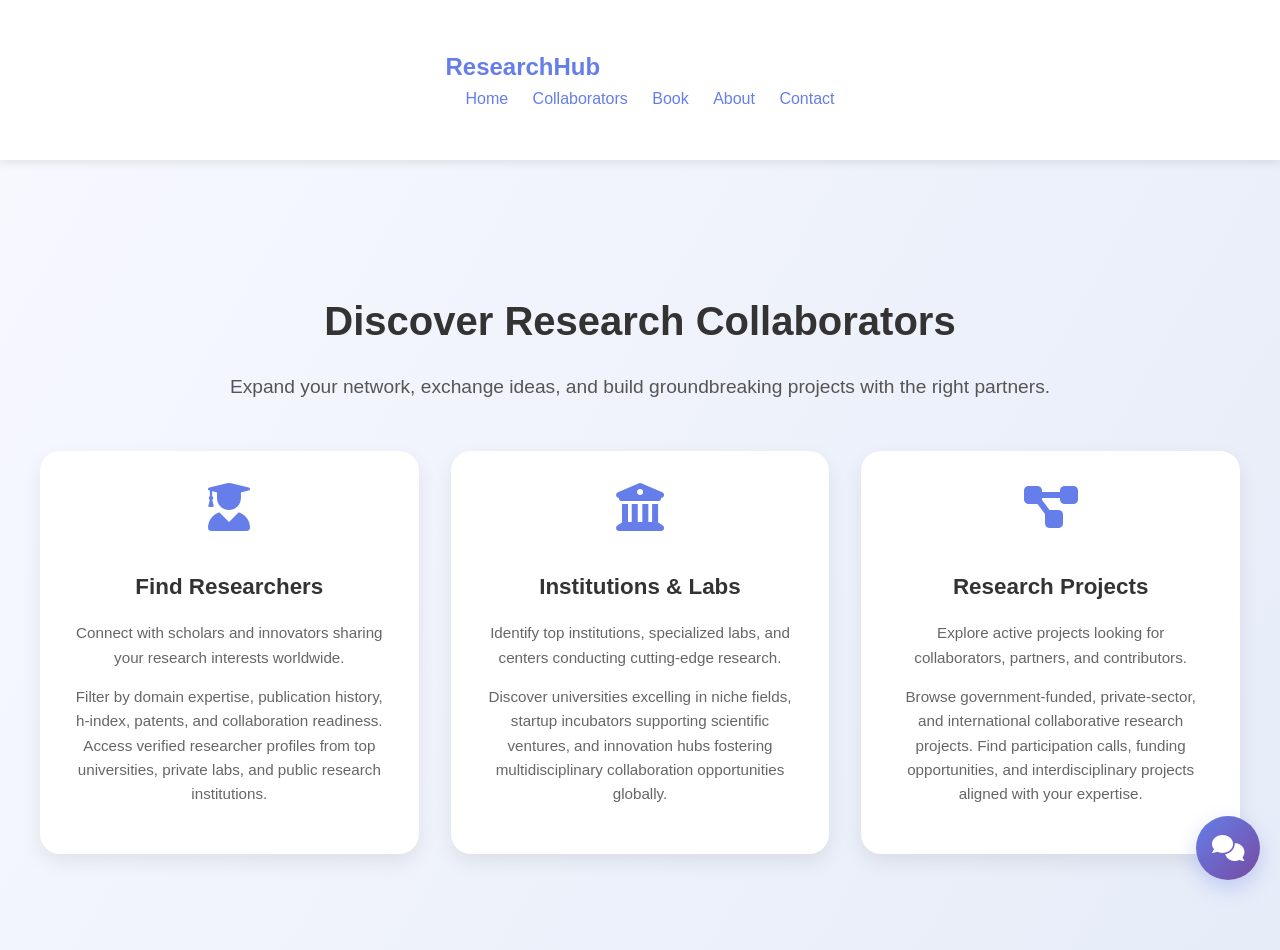
<file: index.html>
<!DOCTYPE html>
<html lang="en">
<head>
  <meta charset="UTF-8" />
  <meta name="viewport" content="width=device-width, initial-scale=1.0"/>
  <title>AI Cultural Etiquette Guide</title>
  <link rel="stylesheet" href="styles1.css"/>
  <link
    rel="stylesheet"
    href="https://cdnjs.cloudflare.com/ajax/libs/font-awesome/6.0.0-beta3/css/all.min.css"
  />
  <style>
    /* Improved Chatbot CSS */
    .chat-wrapper {
        position: fixed;
        bottom: 90px;
        right: 20px;
        z-index: 1000;
        display: none;
        width: 380px;
        font-family: 'Segoe UI', sans-serif;
    }

    .chat-container {
        background: #ffffff;
        border-radius: 20px;
        box-shadow: 0 12px 24px rgba(0, 0, 0, 0.2);
        overflow: hidden;
        transform: translateY(20px);
        transition: all 0.3s cubic-bezier(0.4, 0, 0.2, 1);
    }

    .chat-header {
        background: linear-gradient(135deg, #667eea 0%, #764ba2 100%);
        color: white;
        padding: 1.5rem;
        position: relative;
    }

    .chat-header h1 {
        margin: 0;
        font-size: 1.4rem;
        font-weight: 600;
        letter-spacing: -0.5px;
    }

    .chat-header p {
        margin: 8px 0 0;
        font-size: 0.9rem;
        opacity: 0.9;
    }

    .chat-messages {
        height: 400px;
        overflow-y: auto;
        padding: 1.5rem;
        background: #f8f9ff;
        scrollbar-width: thin;
        scrollbar-color: #667eea transparent;
    }

    .chat-messages::-webkit-scrollbar {
        width: 6px;
    }

    .chat-messages::-webkit-scrollbar-thumb {
        background-color: #667eea;
        border-radius: 3px;
    }

    .message {
        margin: 15px 0;
        display: flex;
        animation: messageAppear 0.3s ease-out;
    }

    @keyframes messageAppear {
        from {
            opacity: 0;
            transform: translateY(10px);
        }
        to {
            opacity: 1;
            transform: translateY(0);
        }
    }

    .bot-message {
        justify-content: flex-start;
    }

    .user-message {
        justify-content: flex-end;
    }

    .message-content {
        max-width: 80%;
        padding: 1rem 1.2rem;
        border-radius: 15px;
        line-height: 1.5;
        font-size: 0.95rem;
        position: relative;
    }

    .bot-message .message-content {
        background: #ffffff;
        border: 1px solid #e6ecf8;
        box-shadow: 0 4px 6px rgba(0, 0, 0, 0.05);
        border-radius: 15px 15px 15px 4px;
    }

    .user-message .message-content {
        background: linear-gradient(135deg, #667eea, #764ba2);
        color: white;
        border-radius: 15px 15px 4px 15px;
        box-shadow: 0 4px 6px rgba(0, 0, 0, 0.1);
    }

    .chat-input {
        display: flex;
        padding: 1.2rem;
        background: #ffffff;
        border-top: 1px solid #f0f2f7;
    }

    #user-input {
        flex: 1;
        padding: 0.8rem 1.2rem;
        border: 2px solid #e6ecf8;
        border-radius: 25px;
        margin-right: 0.8rem;
        font-size: 0.95rem;
        transition: all 0.3s ease;
    }

    #user-input:focus {
        outline: none;
        border-color: #667eea;
        box-shadow: 0 0 0 3px rgba(102, 126, 234, 0.1);
    }

    #send-button {
        background: linear-gradient(135deg, #667eea, #764ba2);
        color: white;
        border: none;
        padding: 0.8rem 1.4rem;
        border-radius: 25px;
        cursor: pointer;
        transition: transform 0.2s ease, box-shadow 0.2s ease;
        display: flex;
        align-items: center;
    }

    #send-button:hover {
        transform: translateY(-1px);
        box-shadow: 0 4px 12px rgba(102, 126, 234, 0.3);
    }

    .chatbot-toggle-btn {
        position: fixed;
        bottom: 20px;
        right: 20px;
        background: linear-gradient(135deg, #667eea, #764ba2);
        color: white;
        border: none;
        border-radius: 50%;
        width: 64px;
        height: 64px;
        font-size: 26px;
        cursor: pointer;
        box-shadow: 0 8px 20px rgba(102, 126, 234, 0.3);
        z-index: 1001;
        display: flex;
        align-items: center;
        justify-content: center;
        transition: all 0.3s cubic-bezier(0.4, 0, 0.2, 1);
    }

    .chatbot-toggle-btn:hover {
        transform: scale(1.1) rotate(8deg);
        box-shadow: 0 12px 24px rgba(102, 126, 234, 0.4);
    }
    body {
      margin: 0;
      padding: 0;
      font-family: 'Segoe UI', 'Poppins', sans-serif;
      background: linear-gradient(120deg, #f8f9ff, #e6ecf8);
      color: #333;
      line-height: 1.6;
      min-height: 100vh;
      display: flex;
      flex-direction: column;
  }

  nav {
      background: white;
      box-shadow: 0 2px 10px rgba(0, 0, 0, 0.1);
      padding: 1rem 2rem;
      display: flex;
      justify-content: space-between;
      align-items: center;
      position: sticky;
      top: 0;
      z-index: 999;
  }

  .nav-links a {
      margin-left: 20px;
      color: #667eea;
      text-decoration: none;
      font-weight: 500;
      transition: color 0.3s ease;
  }

  .nav-links a:hover {
      color: #764ba2;
  }

  .logo {
      font-size: 1.5rem;
      font-weight: bold;
      color: #667eea;
      text-decoration: none;
  }

  .container {
      max-width: 1200px;
      margin: 0 auto;
      padding: 2rem;
  }

  .collaborators-section {
      padding: 4rem 0;
      text-align: center;
  }

  .section-title {
      font-size: 2.5rem;
      margin-bottom: 1rem;
      color: #333;
  }

  .section-subtitle {
      font-size: 1.2rem;
      color: #555;
      margin-bottom: 2rem;
  }

  .collaborators-grid {
      display: grid;
      grid-template-columns: repeat(auto-fit, minmax(280px, 1fr));
      gap: 2rem;
      margin-top: 3rem;
  }

  .collaborator-card {
      background: white;
      border-radius: 20px;
      padding: 2rem;
      box-shadow: 0 8px 20px rgba(0, 0, 0, 0.08);
      transition: transform 0.3s ease, box-shadow 0.3s ease;
  }

  .collaborator-card:hover {
      transform: translateY(-8px);
      box-shadow: 0 12px 24px rgba(102, 126, 234, 0.2);
  }

  .collaborator-card i {
      color: #667eea;
      margin-bottom: 1rem;
  }

  .collaborator-card h3 {
      margin-bottom: 1rem;
      font-size: 1.4rem;
      color: #333;
  }

  .collaborator-card p {
      color: #666;
      font-size: 0.95rem;
  }
</style>
</head>
<body>
  <nav>
    <div class="container">
        <a href="#" class="logo">ResearchHub</a>
        <div class="nav-links">
            <a href="index1.html">Home</a>
            <a href="collabrators.html">Collaborators</a>
            <a href="book.html">Book</a>
            <a href="about.html">About</a>
            <a href="contact.html">Contact</a>
        </div>
    </div>
</nav>

<section class="collaborators-section">
  <div class="container">
    <h2 class="section-title">Discover Research Collaborators</h2>
    <p class="section-subtitle">Expand your network, exchange ideas, and build groundbreaking projects with the right partners.</p>
    <div class="collaborators-grid">
      <div class="collaborator-card">
        <i class="fas fa-user-graduate fa-3x"></i>
        <h3>Find Researchers</h3>
        <p>Connect with scholars and innovators sharing your research interests worldwide.</p>
        <p>Filter by domain expertise, publication history, h-index, patents, and collaboration readiness. Access verified researcher profiles from top universities, private labs, and public research institutions.</p>
      </div>
      <div class="collaborator-card">
        <i class="fas fa-university fa-3x"></i>
        <h3>Institutions & Labs</h3>
        <p>Identify top institutions, specialized labs, and centers conducting cutting-edge research.</p>
        <p>Discover universities excelling in niche fields, startup incubators supporting scientific ventures, and innovation hubs fostering multidisciplinary collaboration opportunities globally.</p>
      </div>
      <div class="collaborator-card">
        <i class="fas fa-project-diagram fa-3x"></i>
        <h3>Research Projects</h3>
        <p>Explore active projects looking for collaborators, partners, and contributors.</p>
        <p>Browse government-funded, private-sector, and international collaborative research projects. Find participation calls, funding opportunities, and interdisciplinary projects aligned with your expertise.</p>
      </div>
    </div>
  </div>
</section>

<!-- Floating Chatbot Toggle Button -->
<button class="chatbot-toggle-btn" id="chat-toggle">
  <i class="fas fa-comments"></i>
</button>

<!-- Hidden Chatbot UI -->
<div class="chat-wrapper" id="chat-wrapper">
  <div class="chat-container">
    <div class="chat-header">
      <h1>AI Research Collaborator Finder</h1>
      <p>Find ideal research partners, labs, and projects for your ideas</p>
    </div>
    <div class="chat-messages" id="chat-messages">
      <div class="message bot-message">
        <div class="message-content">
          <p>Hello! I'm your Research Collaboration Assistant.</p>
          <ul>
            <li>Potential collaborators based on your research field</li>
            <li>Relevant academic institutions and labs</li>
            <li>Ongoing funded research projects</li>
            <li>Researcher contact and publication details</li>
          </ul>
          <p>Find ideal research partners, labs, and projects for your ideas</p>
        </div>
      </div>
    </div>
    <div class="chat-input">
      <input type="text" id="user-input" placeholder="Hello! I'm your Research Collaboration Assistant. how can I help you?" />
      <button id="send-button"><i class="fas fa-paper-plane"></i></button>
    </div>
  </div>
</div>

<!-- Chatbot script -->
<script src="script1.js"></script>

<!-- Toggle script -->
<script>
  document.getElementById('chat-toggle').addEventListener('click', function () {
    const chatWrapper = document.getElementById('chat-wrapper');
    chatWrapper.style.display =
      chatWrapper.style.display === 'none' || chatWrapper.style.display === '' ? 'block' : 'none';
  });
</script>

</body>
</html>
</file>
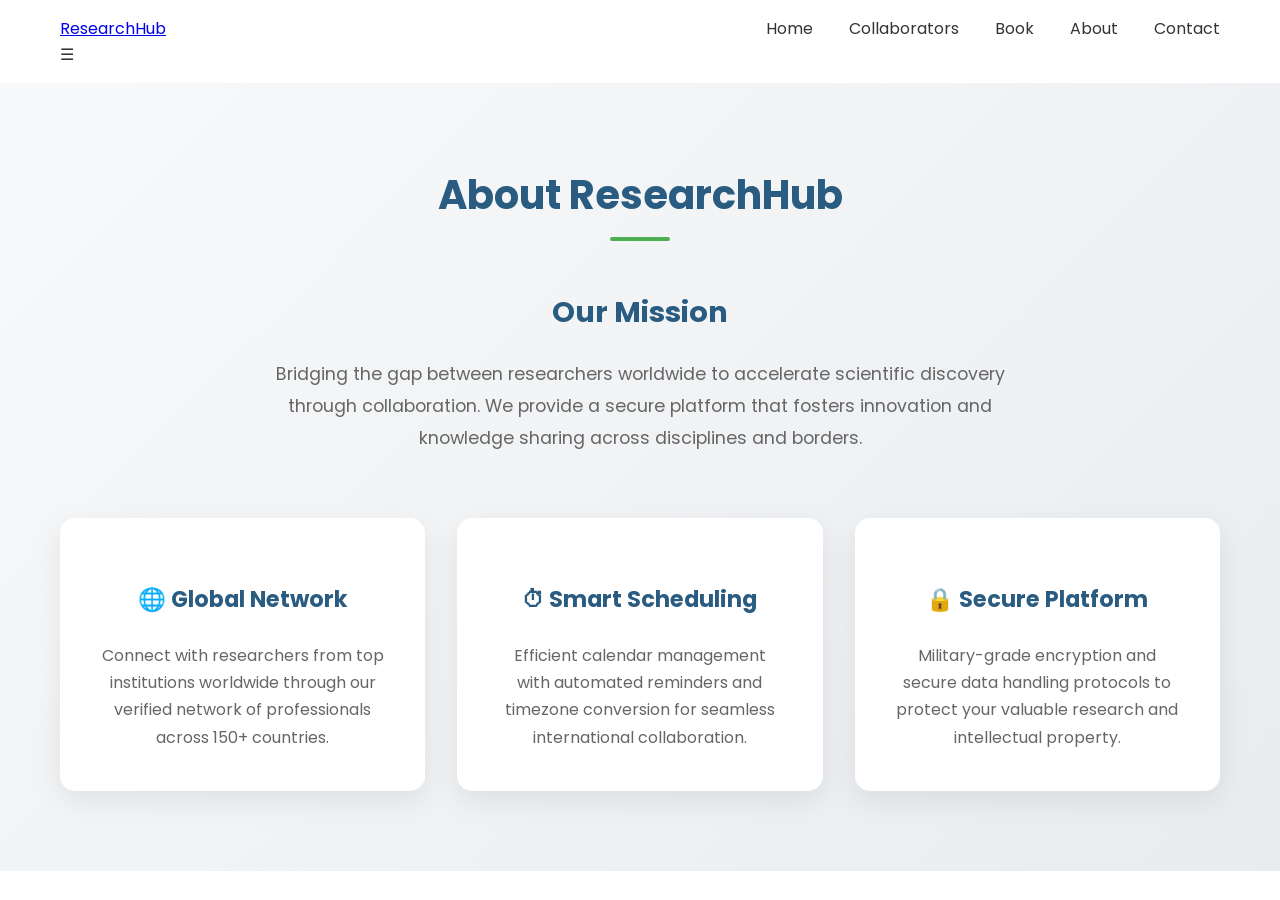
<file: about.html>
<!DOCTYPE html>
<html lang="en">
<head>
    <meta charset="UTF-8">
    <meta name="viewport" content="width=device-width, initial-scale=1.0">
    <title>About Us | ResearchHub</title>
    <link href="https://fonts.googleapis.com/css2?family=Poppins:wght@300;400;500;600;700&display=swap" rel="stylesheet">
    <style>
        :root {
            --primary-color: #2A5C82;
            --secondary-color: #4CAF50;
            --text-color: #333;
            --bg-light: #f8f9fa;
        }

        * {
            margin: 0;
            padding: 0;
            box-sizing: border-box;
            font-family: 'Poppins', sans-serif;
        }

        body {
            line-height: 1.6;
            color: var(--text-color);
        }

        .container {
            max-width: 1200px;
            margin: 0 auto;
            padding: 0 20px;
        }

        nav {
            background: white;
            box-shadow: 0 2px 10px rgba(0,0,0,0.1);
            padding: 1rem 0;
        }

        .nav-links {
            float: right;
        }

        .nav-links a {
            text-decoration: none;
            color: var(--text-color);
            margin-left: 2rem;
            transition: color 0.3s;
        }

        /* About Page Styles */
        .about-section {
            padding: 5rem 0;
            background: linear-gradient(135deg, #f8f9fa 0%, #e9ecef 100%);
        }

        .about-section h2 {
            text-align: center;
            font-size: 2.5rem;
            color: var(--primary-color);
            margin-bottom: 3rem;
            position: relative;
        }

        .about-section h2::after {
            content: '';
            display: block;
            width: 60px;
            height: 4px;
            background: var(--secondary-color);
            margin: 10px auto;
            border-radius: 2px;
        }

        .mission {
            text-align: center;
            max-width: 800px;
            margin: 0 auto 4rem;
        }

        .mission h3 {
            font-size: 1.8rem;
            color: var(--primary-color);
            margin-bottom: 1.5rem;
        }

        .mission p {
            font-size: 1.1rem;
            line-height: 1.8;
            color: #666;
        }

        .features-grid {
            display: grid;
            grid-template-columns: repeat(auto-fit, minmax(300px, 1fr));
            gap: 2rem;
            margin-top: 3rem;
        }

        .feature-card {
            background: white;
            padding: 2.5rem;
            border-radius: 15px;
            box-shadow: 0 10px 30px rgba(0,0,0,0.08);
            transition: transform 0.3s ease;
            text-align: center;
        }

        .feature-card:hover {
            transform: translateY(-10px);
        }

        .feature-card h4 {
            font-size: 1.4rem;
            margin: 1.5rem 0;
            color: var(--primary-color);
            display: flex;
            align-items: center;
            justify-content: center;
            gap: 0.5rem;
        }

        .feature-card p {
            color: #666;
            line-height: 1.7;
        }

        /* Responsive Design */
        @media (max-width: 768px) {
            .about-section {
                padding: 3rem 0;
            }

            .about-section h2 {
                font-size: 2rem;
            }

            .features-grid {
                grid-template-columns: 1fr;
            }

            .nav-links {
                display: none;
            }
        }

        @media (max-width: 480px) {
            .feature-card {
                padding: 2rem;
            }

            .feature-card h4 {
                font-size: 1.2rem;
            }
        }
    </style>
</head>
<body>
    <nav>
        <div class="container">
            <a href="#" class="logo">ResearchHub</a>
            <div class="nav-links">
                <a href="index1.html">Home</a>
                <a href="collabrators.html">Collaborators</a>
                <a href="book.html">Book</a>
                <a href="about.html">About</a>
                <a href="contact.html">Contact</a>
            </div>
        </div>
    </nav>

    <section class="about-section">
        <div class="container">
            <h2>About ResearchHub</h2>
            <div class="about-content">
                <div class="mission">
                    <h3>Our Mission</h3>
                    <p>Bridging the gap between researchers worldwide to accelerate scientific discovery through collaboration. We provide a secure platform that fosters innovation and knowledge sharing across disciplines and borders.</p>
                </div>
                <div class="features-grid">
                    <div class="feature-card">
                        <h4>🌐 Global Network</h4>
                        <p>Connect with researchers from top institutions worldwide through our verified network of professionals across 150+ countries.</p>
                    </div>
                    <div class="feature-card">
                        <h4>⏱ Smart Scheduling</h4>
                        <p>Efficient calendar management with automated reminders and timezone conversion for seamless international collaboration.</p>
                    </div>
                    <div class="feature-card">
                        <h4>🔒 Secure Platform</h4>
                        <p>Military-grade encryption and secure data handling protocols to protect your valuable research and intellectual property.</p>
                    </div>
                </div>
            </div>
        </div>
    </section>

    <script src="script.js"></script>
</body>
</html>
</file>
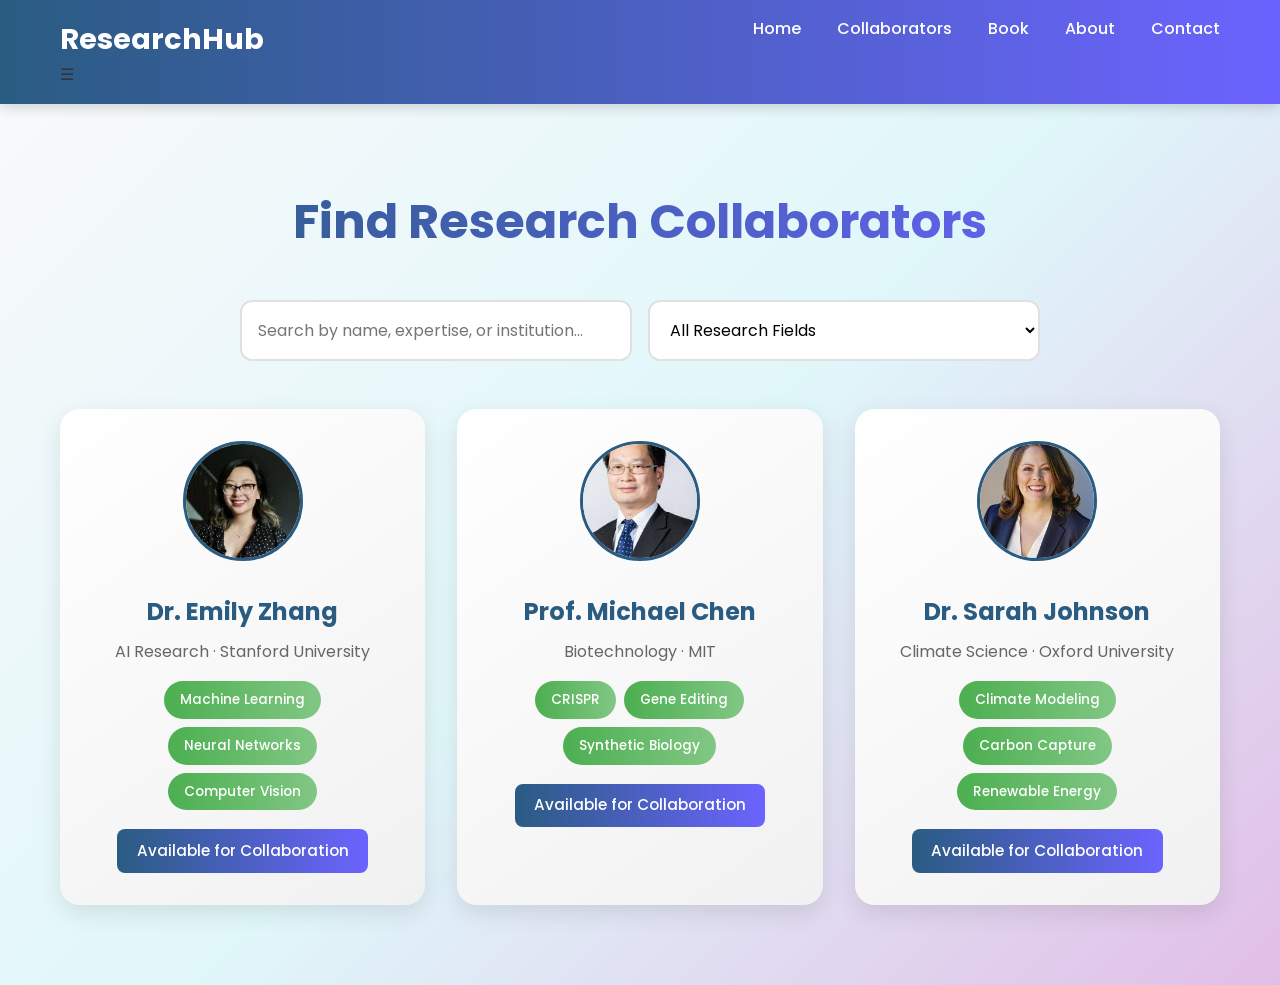
<file: collabrators.html>
<!DOCTYPE html>
<html lang="en">
<head>
  <meta charset="UTF-8">
  <meta name="viewport" content="width=device-width, initial-scale=1.0">
  <title>Find Collaborators | ResearchHub</title>
  <link href="https://fonts.googleapis.com/css2?family=Poppins:wght@300;400;500;600;700&display=swap" rel="stylesheet">

  <style>
    :root {
      --primary-color: #2A5C82;
      --secondary-color: #4CAF50;
      --accent-color: #6C63FF;
      --text-color: #333;
      --bg-light: #f8f9fa;
    }

    * {
      margin: 0;
      padding: 0;
      box-sizing: border-box;
      font-family: 'Poppins', sans-serif;
    }

    body {
      line-height: 1.6;
      color: var(--text-color);
      background: linear-gradient(120deg, #f8f9fa, #e0f7fa);
      min-height: 100vh;
    }

    .container {
      max-width: 1200px;
      margin: 0 auto;
      padding: 0 20px;
    }

    nav {
      background: linear-gradient(to right, #2A5C82, #6C63FF);
      box-shadow: 0 4px 12px rgba(0,0,0,0.15);
      padding: 1rem 0;
      position: sticky;
      top: 0;
      z-index: 100;
    }

    .logo {
      font-size: 1.8rem;
      font-weight: 700;
      color: white;
      text-decoration: none;
    }

    .nav-links {
      float: right;
    }

    .nav-links a {
      text-decoration: none;
      color: white;
      margin-left: 2rem;
      font-weight: 500;
      transition: color 0.3s;
    }

    .nav-links a:hover {
      color: var(--secondary-color);
    }

    .collab-search {
      padding: 5rem 0;
      background: linear-gradient(135deg, #f8f9fa 0%, #e0f7fa 50%, #e1bee7 100%);
    }

    .collab-search h2 {
      text-align: center;
      font-size: 3rem;
      color: var(--primary-color);
      margin-bottom: 2.5rem;
      background: linear-gradient(to right, #2A5C82, #6C63FF);
      -webkit-background-clip: text;
      -webkit-text-fill-color: transparent;
    }

    .search-filter {
      max-width: 800px;
      margin: 0 auto 3rem;
      display: flex;
      gap: 1rem;
    }

    .search-filter input,
    .search-filter select {
      flex: 1;
      padding: 1rem;
      border: 2px solid #e0e0e0;
      border-radius: 12px;
      font-size: 1rem;
      background: white;
      transition: 0.3s ease;
    }

    .search-filter input:focus,
    .search-filter select:focus {
      border-color: var(--accent-color);
      box-shadow: 0 0 10px rgba(108,99,255,0.3);
      outline: none;
    }

    .collab-grid {
      display: grid;
      grid-template-columns: repeat(auto-fit, minmax(300px, 1fr));
      gap: 2rem;
    }

    .collab-card {
      background: linear-gradient(145deg, #ffffff, #f1f1f1);
      border-radius: 20px;
      padding: 2rem;
      box-shadow: 0 8px 24px rgba(0,0,0,0.1);
      transition: transform 0.3s ease, box-shadow 0.3s ease;
      text-align: center;
    }

    .collab-card:hover {
      transform: translateY(-8px);
      box-shadow: 0 12px 30px rgba(0,0,0,0.15);
    }

    .collab-card img {
      width: 120px;
      height: 120px;
      border-radius: 50%;
      object-fit: cover;
      margin-bottom: 1.5rem;
      border: 3px solid var(--primary-color);
    }

    .collab-card h3 {
      color: var(--primary-color);
      margin-bottom: 0.5rem;
      font-size: 1.5rem;
    }

    .collab-card p {
      color: #666;
      margin-bottom: 1rem;
      font-size: 1rem;
    }

    .expertise {
      display: flex;
      flex-wrap: wrap;
      gap: 0.5rem;
      justify-content: center;
      margin-top: 1rem;
    }

    .expertise span {
      background: linear-gradient(90deg, #4CAF50 0%, #81C784 100%);
      color: white;
      padding: 0.5rem 1rem;
      border-radius: 20px;
      font-size: 0.85rem;
      font-weight: 500;
    }

    .availability {
      margin-top: 1.2rem;
      padding: 0.6rem 1.2rem;
      background: linear-gradient(to right, #2A5C82, #6C63FF);
      border-radius: 8px;
      color: white;
      display: inline-block;
      font-weight: 500;
      font-size: 0.95rem;
    }

    /* Responsive Design */
    @media (max-width: 768px) {
      .collab-search {
        padding: 3rem 0;
      }

      .search-filter {
        flex-direction: column;
      }

      .nav-links {
        display: none;
      }

      .collab-card {
        padding: 1.5rem;
      }
    }

    @media (max-width: 480px) {
      .collab-search h2 {
        font-size: 2.2rem;
      }

      .collab-card img {
        width: 100px;
        height: 100px;
      }
    }
  </style>

</head>

<body>
  <nav>
    <div class="container">
      <a href="#" class="logo">ResearchHub</a>
      <div class="nav-links">
        <a href="index1.html">Home</a>
        <a href="collabrators.html">Collaborators</a>
        <a href="book.html">Book</a>
        <a href="about.html">About</a>
        <a href="contact.html">Contact</a>
      </div>
    </div>
  </nav>

  <section class="collab-search">
    <div class="container">
      <h2>Find Research Collaborators</h2>
      <div class="search-filter">
        <input type="text" placeholder="Search by name, expertise, or institution...">
        <select id="field-filter">
          <option value="">All Research Fields</option>
          <option>Artificial Intelligence</option>
          <option>Biotechnology</option>
          <option>Climate Science</option>
          <option>Quantum Computing</option>
          <option>Neuroscience</option>
        </select>
      </div>

      <div class="collab-grid">
        <!-- Collaborator Cards -->
        <div class="collab-card">
          <img src="aiml1.jpeg" alt="Dr. Emily Zhang">
          <h3>Dr. Emily Zhang</h3>
          <p>AI Research · Stanford University</p>
          <div class="expertise">
            <span>Machine Learning</span>
            <span>Neural Networks</span>
            <span>Computer Vision</span>
          </div>
          <div class="availability">Available for Collaboration</div>
        </div>

        <div class="collab-card">
          <img src="aiml2.jpeg" alt="Prof. Michael Chen">
          <h3>Prof. Michael Chen</h3>
          <p>Biotechnology · MIT</p>
          <div class="expertise">
            <span>CRISPR</span>
            <span>Gene Editing</span>
            <span>Synthetic Biology</span>
          </div>
          <div class="availability">Available for Collaboration</div>
        </div>

        <div class="collab-card">
          <img src="aiml3.jpeg" alt="Dr. Sarah Johnson">
          <h3>Dr. Sarah Johnson</h3>
          <p>Climate Science · Oxford University</p>
          <div class="expertise">
            <span>Climate Modeling</span>
            <span>Carbon Capture</span>
            <span>Renewable Energy</span>
          </div>
          <div class="availability">Available for Collaboration</div>
        </div>
      </div>
    </div>
  </section>

  <script src="script.js"></script>
</body>
</html>
</file>
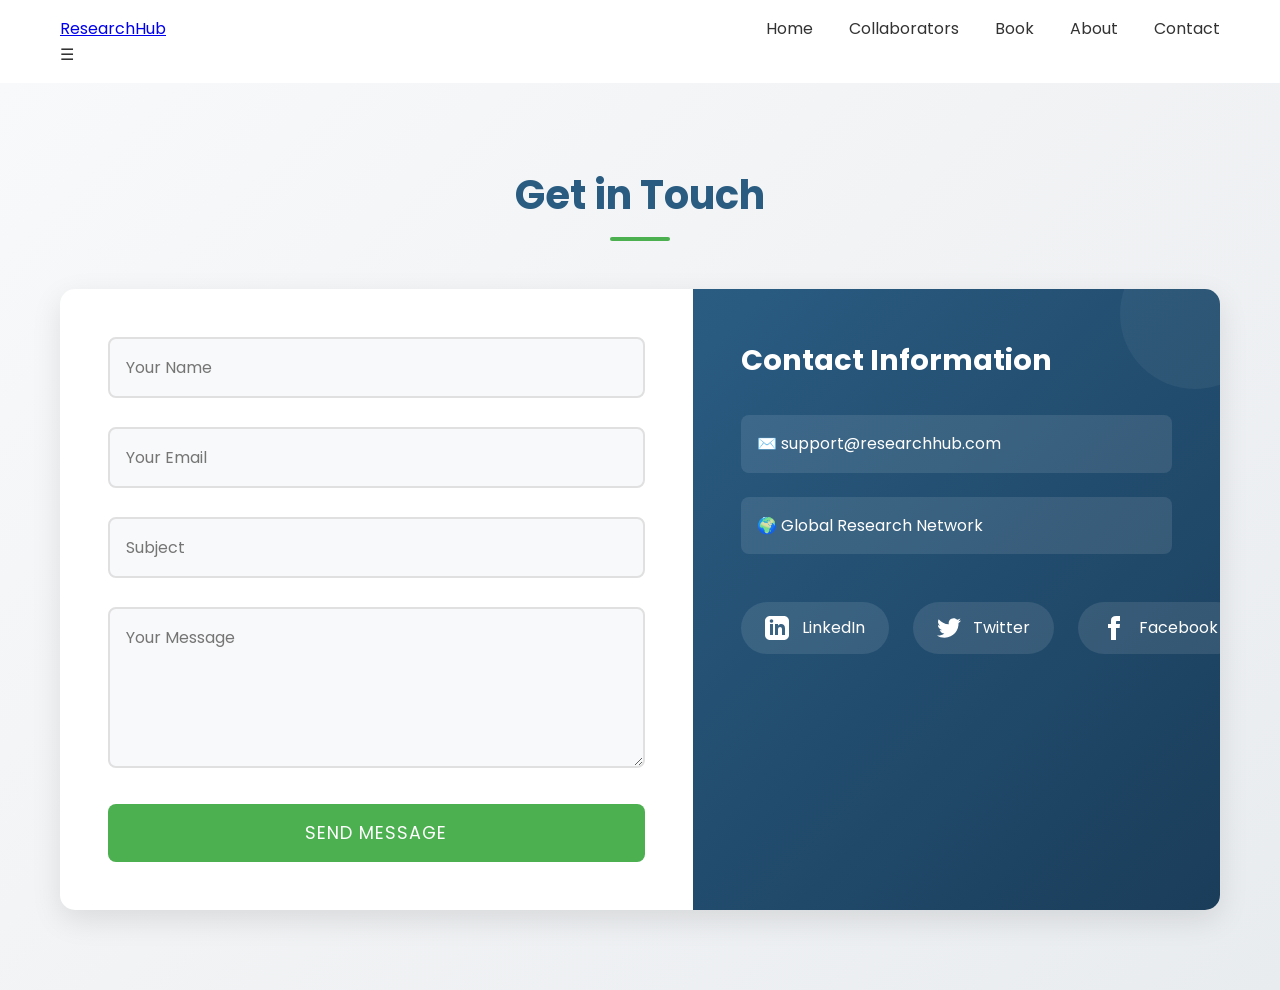
<file: contact.html>
<!DOCTYPE html>
<html lang="en">
<head>
    <meta charset="UTF-8">
    <meta name="viewport" content="width=device-width, initial-scale=1.0">
    <title>Contact Us | ResearchHub</title>
    <link href="https://fonts.googleapis.com/css2?family=Poppins:wght@300;400;500;600;700&display=swap" rel="stylesheet">
    <style>
        :root {
            --primary-color: #2A5C82;
            --secondary-color: #4CAF50;
            --text-color: #333;
            --bg-light: #f8f9fa;
        }

        * {
            margin: 0;
            padding: 0;
            box-sizing: border-box;
            font-family: 'Poppins', sans-serif;
        }

        body {
            line-height: 1.6;
            color: var(--text-color);
        }

        .container {
            max-width: 1200px;
            margin: 0 auto;
            padding: 0 20px;
        }

        nav {
            background: white;
            box-shadow: 0 2px 10px rgba(0,0,0,0.1);
            padding: 1rem 0;
        }

        .nav-links {
            float: right;
        }

        .nav-links a {
            text-decoration: none;
            color: var(--text-color);
            margin-left: 2rem;
            transition: color 0.3s;
        }

        /* Contact Page Styles */
        .contact-section {
            padding: 5rem 0;
            background: linear-gradient(135deg, #f8f9fa 0%, #e9ecef 100%);
        }

        .contact-section h2 {
            text-align: center;
            font-size: 2.5rem;
            color: var(--primary-color);
            margin-bottom: 3rem;
            position: relative;
        }

        .contact-section h2::after {
            content: '';
            display: block;
            width: 60px;
            height: 4px;
            background: var(--secondary-color);
            margin: 10px auto;
            border-radius: 2px;
        }

        .contact-wrapper {
            background: white;
            border-radius: 15px;
            box-shadow: 0 10px 30px rgba(0,0,0,0.1);
            overflow: hidden;
            display: grid;
            grid-template-columns: 1.2fr 1fr;
            min-height: 500px;
        }

        .contact-form {
            padding: 3rem;
            position: relative;
        }

        .form-group {
            margin-bottom: 1.8rem;
        }

        .form-group input,
        .form-group textarea {
            width: 100%;
            padding: 1rem;
            border: 2px solid #e0e0e0;
            border-radius: 8px;
            font-size: 1rem;
            transition: all 0.3s ease;
            background: var(--bg-light);
        }

        .form-group input:focus,
        .form-group textarea:focus {
            border-color: var(--secondary-color);
            background: white;
            box-shadow: 0 0 15px rgba(76,175,80,0.1);
            outline: none;
        }

        .form-group textarea {
            resize: vertical;
            min-height: 150px;
        }

        .contact-info {
            background: linear-gradient(135deg, var(--primary-color) 0%, #1a3d5a 100%);
            padding: 3rem;
            color: white;
            position: relative;
            overflow: hidden;
        }

        .contact-info::before {
            content: '';
            position: absolute;
            top: -50px;
            right: -50px;
            width: 150px;
            height: 150px;
            background: rgba(255,255,255,0.05);
            border-radius: 50%;
        }

        .contact-info h3 {
            font-size: 1.8rem;
            margin-bottom: 2rem;
            position: relative;
            z-index: 1;
        }

        .contact-info p {
            margin: 1.5rem 0;
            padding: 1rem;
            background: rgba(255,255,255,0.1);
            border-radius: 8px;
            display: flex;
            align-items: center;
            gap: 1rem;
            transition: transform 0.3s ease;
        }

        .contact-info p:hover {
            transform: translateX(10px);
        }

        .social-links {
            margin-top: 3rem;
            display: flex;
            gap: 1.5rem;
        }

        .social-links a {
            color: white;
            text-decoration: none;
            padding: 0.8rem 1.5rem;
            border-radius: 30px;
            display: flex;
            align-items: center;
            gap: 0.8rem;
            background: rgba(255,255,255,0.1);
            transition: all 0.3s ease;
        }

        .social-links a:hover {
            background: rgba(255,255,255,0.2);
            transform: translateY(-3px);
        }

        .btn.primary {
            background: var(--secondary-color);
            color: white;
            padding: 1rem 2rem;
            border: none;
            border-radius: 8px;
            font-size: 1.1rem;
            cursor: pointer;
            transition: all 0.3s ease;
            width: 100%;
            text-transform: uppercase;
            letter-spacing: 1px;
        }

        .btn.primary:hover {
            background: #45a049;
            transform: translateY(-2px);
            box-shadow: 0 5px 15px rgba(76,175,80,0.3);
        }

        @media (max-width: 768px) {
            .contact-wrapper {
                grid-template-columns: 1fr;
                margin: 0 1rem;
            }
            
            .contact-form,
            .contact-info {
                padding: 2rem;
            }
            
            .contact-info {
                text-align: center;
            }
            
            .social-links {
                flex-direction: column;
            }
            
            .nav-links {
                display: none;
            }
        }

        @media (max-width: 480px) {
            .contact-section {
                padding: 3rem 0;
            }
            
            .contact-section h2 {
                font-size: 2rem;
            }
            
            .form-group input,
            .form-group textarea {
                padding: 0.8rem;
            }
        }
    </style>
</head>
<body>
    <nav>
        <div class="container">
            <a href="#" class="logo">ResearchHub</a>
            <div class="nav-links">
                <a href="index1.html">Home</a>
                <a href="collabrators.html">Collaborators</a>
                <a href="book.html">Book</a>
                <a href="about.html">About</a>
                <a href="contact.html">Contact</a>
            </div>
        </div>
    </nav>

    <section class="contact-section">
        <div class="container">
            <h2>Get in Touch</h2>
            <div class="contact-wrapper">
                <form action="contact.php" method="POST" class="contact-form">
                    <div class="form-group">
                        <input type="text" name="name" placeholder="Your Name" required>
                    </div>
                    <div class="form-group">
                        <input type="email" name="email" placeholder="Your Email" required>
                    </div>
                    <div class="form-group">
                        <input type="text" name="subject" placeholder="Subject" required>
                    </div>
                    <div class="form-group">
                        <textarea name="message" rows="5" placeholder="Your Message" required></textarea>
                    </div>
                    <button type="submit" class="btn primary">Send Message</button>
                </form>
                <div class="contact-info">
                    <h3>Contact Information</h3>
                    <p>✉️ support@researchhub.com</p>
                    <p>🌍 Global Research Network</p>
                    <div class="social-links">
                        <a href="#">
                            <svg xmlns="http://www.w3.org/2000/svg" width="24" height="24" viewBox="0 0 24 24" fill="white">
                                <path d="M19 0h-14c-2.761 0-5 2.239-5 5v14c0 2.761 2.239 5 5 5h14c2.762 0 5-2.239 5-5v-14c0-2.761-2.238-5-5-5zm-11 19h-3v-11h3v11zm-1.5-12.268c-.966 0-1.75-.79-1.75-1.764s.784-1.764 1.75-1.764 1.75.79 1.75 1.764-.783 1.764-1.75 1.764zm13.5 12.268h-3v-5.604c0-3.368-4-3.113-4 0v5.604h-3v-11h3v1.765c1.396-2.586 7-2.777 7 2.476v6.759z"/>
                            </svg>
                            LinkedIn
                        </a>
                        <a href="#">
                            <svg xmlns="http://www.w3.org/2000/svg" width="24" height="24" viewBox="0 0 24 24" fill="white">
                                <path d="M24 4.557c-.883.392-1.832.656-2.828.775 1.017-.609 1.798-1.574 2.165-2.724-.951.564-2.005.974-3.127 1.195-.897-.957-2.178-1.555-3.594-1.555-3.179 0-5.515 2.966-4.797 6.045-4.091-.205-7.719-2.165-10.148-5.144-1.29 2.213-.669 5.108 1.523 6.574-.806-.026-1.566-.247-2.229-.616-.054 2.281 1.581 4.415 3.949 4.89-.693.188-1.452.232-2.224.084.626 1.956 2.444 3.379 4.6 3.419-2.07 1.623-4.678 2.348-7.29 2.04 2.179 1.397 4.768 2.212 7.548 2.212 9.142 0 14.307-7.721 13.995-14.646.962-.695 1.797-1.562 2.457-2.549z"/>
                            </svg>
                            Twitter
                        </a>
                        <a href="#">
                            <svg xmlns="http://www.w3.org/2000/svg" width="24" height="24" viewBox="0 0 24 24" fill="white">
                                <path d="M9 8h-3v4h3v12h5v-12h3.642l.358-4h-4v-1.667c0-.955.192-1.333 1.115-1.333h2.885v-5h-3.808c-3.596 0-5.192 1.583-5.192 4.615v3.385z"/>
                            </svg>
                            Facebook
                        </a>
                    </div>
                </div>
            </div>
        </div>
    </section>

    <script src="script.js"></script>
</body>
</html>
</file>
<file: styles1.css>
body {
    font-family: 'Segoe UI', Tahoma, Geneva, Verdana, sans-serif;
    background: #f4f4f9;
    margin: 0;
    padding: 0;
  }
  
  .chat-wrapper {
    position: fixed;
    bottom: 90px;
    right: 20px;
    z-index: 1000;
    display: none;
  }
  
  .chatbot-toggle-btn {
    position: fixed;
    bottom: 20px;
    right: 20px;
    background: linear-gradient(135deg, #667eea, #764ba2);
    color: white;
    border: none;
    border-radius: 50%;
    width: 60px;
    height: 60px;
    font-size: 24px;
    cursor: pointer;
    box-shadow: 0 6px 12px rgba(0, 0, 0, 0.2);
    z-index: 1001;
    display: flex;
    align-items: center;
    justify-content: center;
    transition: transform 0.3s ease;
  }
  
  .chatbot-toggle-btn:hover {
    transform: scale(1.1);
  }
  
  .chat-container {
    width: 350px;
    background-color: white;
    border-radius: 15px;
    box-shadow: 0 8px 20px rgba(0, 0, 0, 0.2);
    overflow: hidden;
    display: flex;
    flex-direction: column;
  }
  
  .chat-header {
    background: #764ba2;
    color: white;
    padding: 16px;
    border-top-left-radius: 15px;
    border-top-right-radius: 15px;
  }
  
  .chat-messages {
    height: 300px;
    overflow-y: auto;
    padding: 15px;
    background: #fdfdfd;
  }
  
  .chat-input {
    display: flex;
    border-top: 1px solid #ddd;
  }
  
  .chat-input input {
    flex: 1;
    border: none;
    padding: 10px;
    font-size: 16px;
    border-bottom-left-radius: 15px;
    outline: none;
  }
  
  .chat-input button {
    background: #667eea;
    color: white;
    border: none;
    padding: 0 16px;
    cursor: pointer;
    font-size: 18px;
    border-bottom-right-radius: 15px;
    transition: background 0.3s;
  }
  
  .chat-input button:hover {
    background: #5a67d8;
  }
  
  .message {
    margin-bottom: 12px;
  }
  
  .message-content {
    background: #f1f1f1;
    padding: 10px 14px;
    border-radius: 10px;
    max-width: 85%;
    line-height: 1.5;
    word-wrap: break-word;
  }
  
  .user-message .message-content {
    background: #667eea;
    color: white;
    align-self: flex-end;
    border-bottom-right-radius: 0;
  }
  
  .bot-message .message-content {
    background: #e4e4f4;
    align-self: flex-start;
    border-bottom-left-radius: 0;
  }
  
  .typing-indicator span {
    background: #ccc;
    width: 8px;
    height: 8px;
    display: inline-block;
    border-radius: 50%;
    margin: 0 2px;
    animation: blink 1.4s infinite both;
  }
  
  .typing-indicator span:nth-child(2) {
    animation-delay: 0.2s;
  }
  .typing-indicator span:nth-child(3) {
    animation-delay: 0.4s;
  }
  
  @keyframes blink {
    0%, 80%, 100% {
      opacity: 0;
    }
    40% {
      opacity: 1;
    }
  }
</file>
